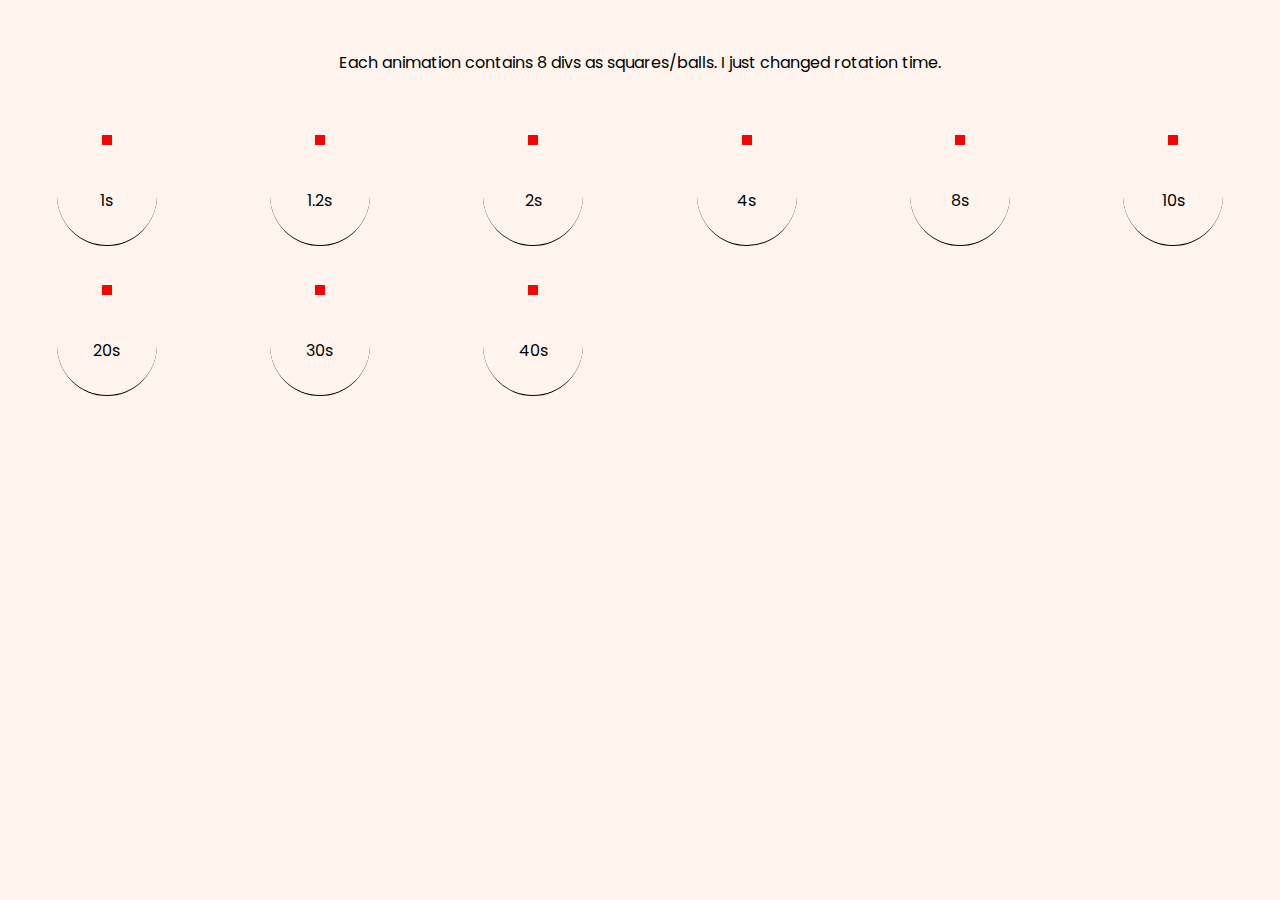
<file: cssAnim.html>
<!DOCTYPE html>
<html lang="en" dir="ltr">
  <head>
    <meta charset="utf-8">
    <meta name="viewport" content="width=device-width,initial-scale=1">
    <title>Krzysztof Nowak | web developer portfolio</title>
    <meta property="og:image" content="images/thumb.png">
    <meta property="og:description" content="Website shows my knowledge of Web Development and other fields of programming.">
    <meta property="og:title" content="Krzysztof Nowak | Web Developer portfolio">
    <meta property="og:image:width" content="512" />
    <meta property="og:image:height" content="512" />
    <link rel="stylesheet" href="styles/cssAnim.css">
    <link href="https://fonts.googleapis.com/css?family=Poppins" rel="stylesheet">
    <link rel="icon" href="images/favicon.ico">
  </head>
  <body>
    <p>Each animation contains 8 divs as squares/balls. I just changed rotation time.</p>
    <div class="difTime">
      <div class="container1">
        <div class="circle">
          <div class="dot"></div>
        </div>
        <div class="circle">
          <div class="dot"></div>
        </div>
        <div class="circle">
          <div class="dot"></div>
        </div>
        <div class="circle">
          <div class="dot"></div>
        </div>
        <div class="circle">
          <div class="dot"></div>
        </div>
        <div class="circle">
          <div class="dot"></div>
        </div>
        <div class="circle">
          <div class="dot"></div>
        </div>
        <div class="circle">
          <div class="dot"></div>
        </div>
        <p>1s</p>
      </div>

      <div class="container2">
        <div class="circle">
          <div class="dot"></div>
        </div>
        <div class="circle">
          <div class="dot"></div>
        </div>
        <div class="circle">
          <div class="dot"></div>
        </div>
        <div class="circle">
          <div class="dot"></div>
        </div>
        <div class="circle">
          <div class="dot"></div>
        </div>
        <div class="circle">
          <div class="dot"></div>
        </div>
        <div class="circle">
          <div class="dot"></div>
        </div>
        <div class="circle">
          <div class="dot"></div>
        </div>
        <p>1.2s</p>
      </div>

      <div class="container3">
        <div class="circle">
          <div class="dot"></div>
        </div>
        <div class="circle">
          <div class="dot"></div>
        </div>
        <div class="circle">
          <div class="dot"></div>
        </div>
        <div class="circle">
          <div class="dot"></div>
        </div>
        <div class="circle">
          <div class="dot"></div>
        </div>
        <div class="circle">
          <div class="dot"></div>
        </div>
        <div class="circle">
          <div class="dot"></div>
        </div>
        <div class="circle">
          <div class="dot"></div>
        </div>
        <p>2s</p>
      </div>
      <div class="container4">
        <div class="circle">
          <div class="dot"></div>
        </div>
        <div class="circle">
          <div class="dot"></div>
        </div>
        <div class="circle">
          <div class="dot"></div>
        </div>
        <div class="circle">
          <div class="dot"></div>
        </div>
        <div class="circle">
          <div class="dot"></div>
        </div>
        <div class="circle">
          <div class="dot"></div>
        </div>
        <div class="circle">
          <div class="dot"></div>
        </div>
        <div class="circle">
          <div class="dot"></div>
        </div>
        <p>4s</p>
      </div>
      <div class="container5">
        <div class="circle">
          <div class="dot"></div>
        </div>
        <div class="circle">
          <div class="dot"></div>
        </div>
        <div class="circle">
          <div class="dot"></div>
        </div>
        <div class="circle">
          <div class="dot"></div>
        </div>
        <div class="circle">
          <div class="dot"></div>
        </div>
        <div class="circle">
          <div class="dot"></div>
        </div>
        <div class="circle">
          <div class="dot"></div>
        </div>
        <div class="circle">
          <div class="dot"></div>
        </div>
        <p>8s</p>
      </div>
      <div class="container6">
        <div class="circle">
          <div class="dot"></div>
        </div>
        <div class="circle">
          <div class="dot"></div>
        </div>
        <div class="circle">
          <div class="dot"></div>
        </div>
        <div class="circle">
          <div class="dot"></div>
        </div>
        <div class="circle">
          <div class="dot"></div>
        </div>
        <div class="circle">
          <div class="dot"></div>
        </div>
        <div class="circle">
          <div class="dot"></div>
        </div>
        <div class="circle">
          <div class="dot"></div>
        </div>
        <p>10s</p>
      </div>
      <div class="container7">
        <div class="circle">
          <div class="dot"></div>
        </div>
        <div class="circle">
          <div class="dot"></div>
        </div>
        <div class="circle">
          <div class="dot"></div>
        </div>
        <div class="circle">
          <div class="dot"></div>
        </div>
        <div class="circle">
          <div class="dot"></div>
        </div>
        <div class="circle">
          <div class="dot"></div>
        </div>
        <div class="circle">
          <div class="dot"></div>
        </div>
        <div class="circle">
          <div class="dot"></div>
        </div>
        <p>20s</p>
      </div>
      <div class="container8">
        <div class="circle">
          <div class="dot"></div>
        </div>
        <div class="circle">
          <div class="dot"></div>
        </div>
        <div class="circle">
          <div class="dot"></div>
        </div>
        <div class="circle">
          <div class="dot"></div>
        </div>
        <div class="circle">
          <div class="dot"></div>
        </div>
        <div class="circle">
          <div class="dot"></div>
        </div>
        <div class="circle">
          <div class="dot"></div>
        </div>
        <div class="circle">
          <div class="dot"></div>
        </div>
        <p>30s</p>
      </div>
      <div class="container9">
        <div class="circle">
          <div class="dot"></div>
        </div>
        <div class="circle">
          <div class="dot"></div>
        </div>
        <div class="circle">
          <div class="dot"></div>
        </div>
        <div class="circle">
          <div class="dot"></div>
        </div>
        <div class="circle">
          <div class="dot"></div>
        </div>
        <div class="circle">
          <div class="dot"></div>
        </div>
        <div class="circle">
          <div class="dot"></div>
        </div>
        <div class="circle">
          <div class="dot"></div>
        </div>
        <p>40s</p>
      </div>


    </div>
  </body>
</html>
</file>
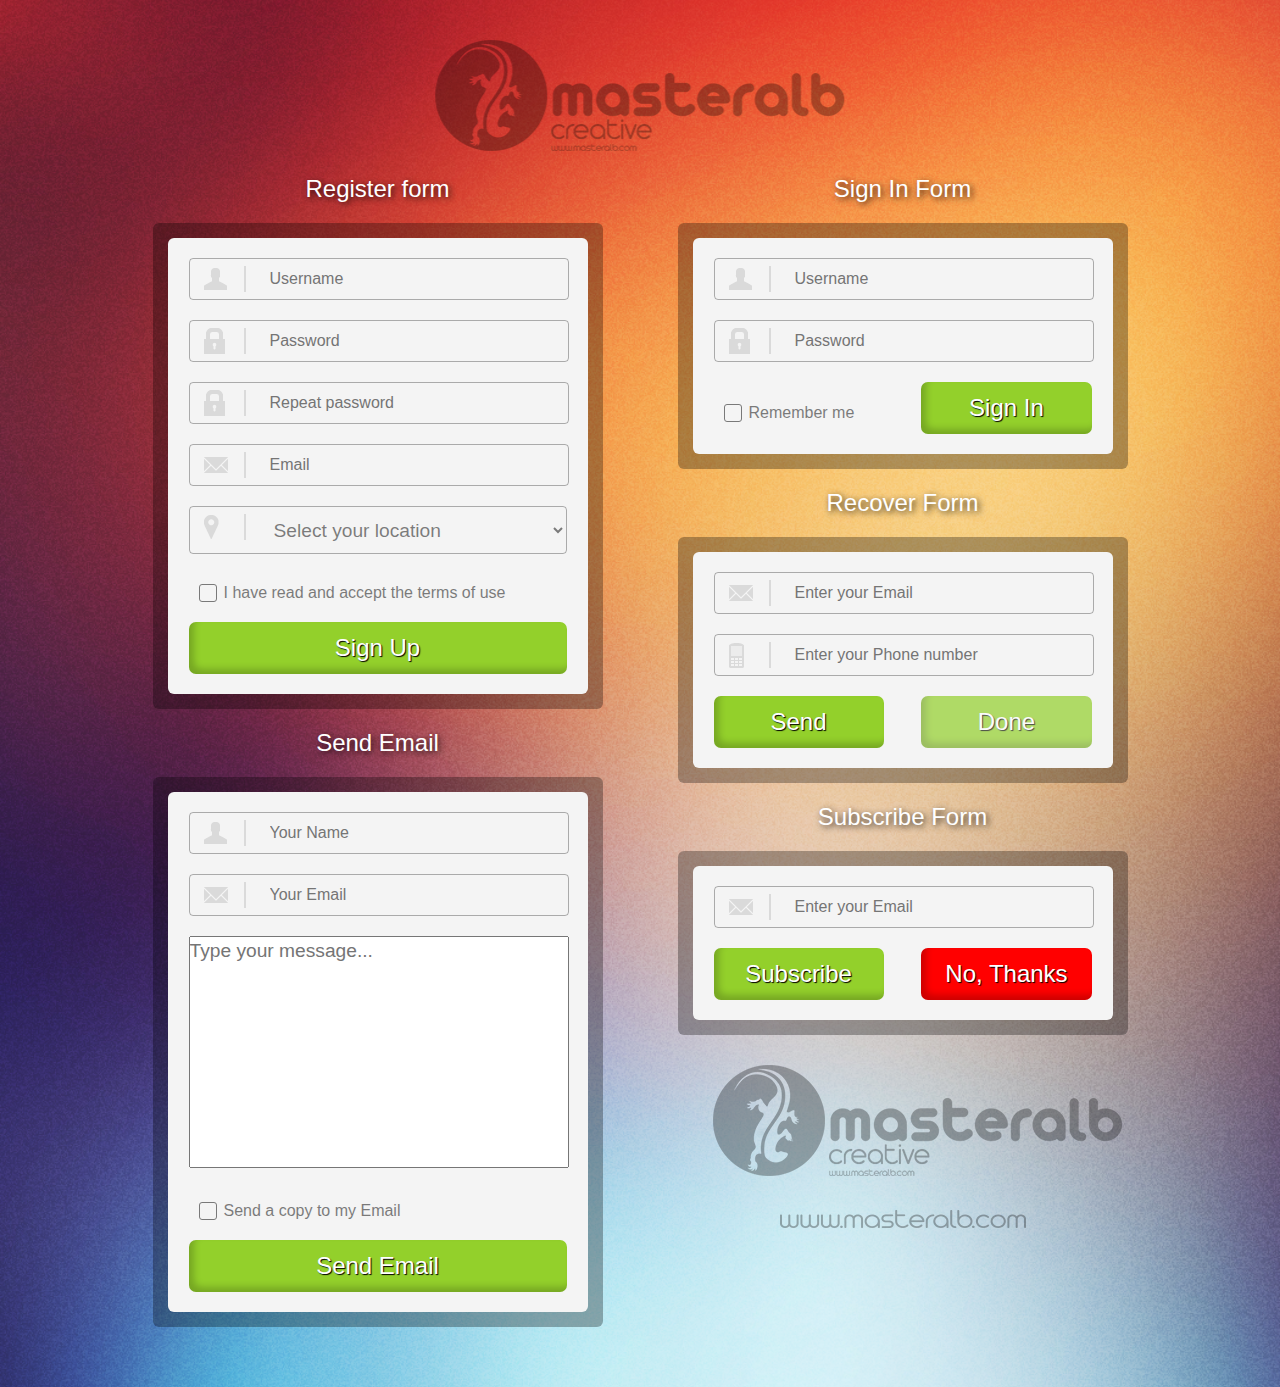
<file: psdtohtml1.html>
<!DOCTYPE html>
<html lang="en" dir="ltr">
  <head>
    <meta charset="utf-8">
    <meta name="viewport" content="width=device-width,initial-scale=1">
    <title>Krzysztof Nowak | Front-end Dev </title>
    <meta property="og:image" content="images/thumb.png">
    <meta property="og:description" content="Krzysztof Nowak - front-end developer which loves to learn new technologies. Already knows HTML5, CSS3, Bootstrap, JavaScript, jQuery">
    <meta property="og:title" content="Krzysztof Nowak | Front-end Dev">
    <meta property="og:image:width" content="512" />
    <meta property="og:image:height" content="512" />
    <link rel="stylesheet" href="styles/psd1.css">
    <link href="https://fonts.googleapis.com/css?family=Poppins" rel="stylesheet">
    <link rel="icon" href="images/favicon.ico">
  </head>
  <body>
    <div class="body-wrapper">
      <div class="main-logo">
        <img class="main-logo__element" src="images_psd/toplogo.png" alt="">
        <img class="main-logo__element" src="images_psd/logomain.png" alt="">
      </div>
      <div class="forms">
        <div class="forms__left-column">
          <h2 class="form-title form-title--styling">Register form</h2>
          <div class="form-box">
            <div class="outer-rect outer-rect--styling">
              <div class="inner-rect inner-rect--styling">
                <form>
                  <div class="inp-container">
                    <input class="inp-container__element inp-container__element--styling" type="text" name="name" placeholder="Username" required>
                    <div class="user-logo"></div>
                  </div>
                  <div class="inp-container">
                    <input class="inp-container__element inp-container__element--styling" type="password" name="password" placeholder="Password" required>
                    <div class="pass-logo"></div>
                  </div>
                  <div class="inp-container">
                    <input class="inp-container__element inp-container__element--styling" type="password" name="rep-password" placeholder="Repeat password" required>
                    <div class="pass-logo"></div>
                  </div>
                  <div class="inp-container">
                    <input class="inp-container__element inp-container__element--styling" type="email" name="email" placeholder="Email" required>
                    <div class="env-logo"></div>
                  </div>
                  <div class="inp-container">
                    <select class="inp-container__element inp-container__element--styling" name="geoloc" required>
                      <option class="he" value="">Select your location</option>
                      <option value="">Miami</option>
                      <option value="">Warsaw</option>
                      <option value="">Berlin</option>
                      <option value="">London</option>
                      <option value="">New York</option>
                    </select>
                    <div class="geo-logo"></div>
                  </div>
                  <div class="inp-container">
                    <div class="check">
                      <div class="square">
                        <div class="">
                        </div>
                      </div>
                      <p>I have read and accept the terms of use</p>
                    </div>
                  </div>
                  <div class="inp-container">
                    <button class="button button--styling" type="submit" name="button">Sign Up</button>
                  </div>
                </form>
              </div>
            </div>
          </div>
          <h2 class="form-title form-title--styling">Send Email</h2>
          <div class="form-box">
            <div class="outer-rect outer-rect--styling">
              <div class="inner-rect inner-rect--styling">
                <form>
                  <div class="inp-container">
                    <input class="inp-container__element inp-container__element--styling" type="text" name="name" placeholder="Your Name" required>
                    <div class="user-logo"></div>
                  </div>
                  <div class="inp-container">
                    <input class="inp-container__element inp-container__element--styling" type="email" name="email" placeholder="Your Email" required>
                    <div class="env-logo"></div>
                  </div>
                  <div class="inp-container">
                    <textarea name="name" rows="8" cols="80" wrap="hard" maxlength="600" placeholder="Type your message..." required></textarea>
                  </div>
                  <div class="inp-container">
                    <div class="check">
                      <div class="square">
                        <div class="">
                        </div>
                      </div>
                      <p>Send a copy to my Email</p>
                    </div>
                  </div>
                  <div class="inp-container">
                    <button class="button button--styling" type="submit" name="button">Send Email</button>
                  </div>
                </form>
              </div>
            </div>
          </div>
        </div>
        <div class="forms__right-column">
          <h2 class="form-title form-title--styling">Sign In Form</h2>
          <div class="form-box">
            <div class="outer-rect outer-rect--styling">
              <div class="inner-rect inner-rect--styling">
                <form>
                  <div class="inp-container">
                    <input class="inp-container__element inp-container__element--styling" type="text" name="name" placeholder="Username" required>
                    <div class="user-logo"></div>
                  </div>
                  <div class="inp-container">
                    <input class="inp-container__element inp-container__element--styling" type="password" name="password" placeholder="Password" required>
                    <div class="pass-logo"></div>
                  </div>
                  <div class="inp-container">
                    <div class="check-button-flex">
                      <div class="check">
                        <div class="square">
                          <div class="">
                          </div>
                        </div>
                        <p>Remember me</p>
                      </div>
                        <button class="button-small  button--styling" type="submit" name="button">Sign In</button>
                    </div>
                  </div>
                </form>
              </div>
            </div>
          </div>
          <h2 class="form-title form-title--styling">Recover Form</h2>
          <div class="form-box">
            <div class="outer-rect outer-rect--styling">
              <div class="inner-rect inner-rect--styling">
                <form>
                  <div class="inp-container">
                    <input class="inp-container__element inp-container__element--styling" type="email" name="name" placeholder="Enter your Email" required>
                    <div class="env-logo"></div>
                  </div>
                  <div class="inp-container">
                    <input class="inp-container__element inp-container__element--styling" type="tel" name="phone" placeholder="Enter your Phone number" required>
                    <div class="phone-logo"></div>
                  </div>
                  <div class="inp-container">
                    <div class="button-button-flex">
                      <button class="button-small  button--styling" type="submit" name="button">Send</button>
                      <button class="button-small  button--styling button--disabled" type="submit" name="button" disabled>Done</button>
                    </div>
                  </div>
                </form>
              </div>
            </div>
          </div>
          <h2 class="form-title form-title--styling">Subscribe Form</h2>
          <div class="form-box">
            <div class="outer-rect outer-rect--styling">
              <div class="inner-rect inner-rect--styling">
                <form>
                  <div class="inp-container">
                    <input class="inp-container__element inp-container__element--styling" type="email" name="email" placeholder="Enter your Email" required>
                    <div class="env-logo"></div>
                  </div>
                  <div class="inp-container">
                    <div class="button-button-flex">
                      <button class="button-small  button--styling" type="submit" name="button">Subscribe</button>
                      <button class="button-small  button--styling button--alert" type="submit" name="button">No, Thanks</button>
                    </div>
                  </div>
                </form>
              </div>
            </div>
          </div>
          <div class="bottom-logo">
            <div class="bottom-logo__element main-logo">
              <img class="main-logo__element" src="images_psd/toplogo.png" alt="">
              <img class="main-logo__element" src="images_psd/logomain.png" alt="">
            </div>
            <img class="bottom-logo__element main-logo__element" src="images_psd/logo.png" alt="">
          </div>
        </div>
      </div>
    </div>
    <script src="scripts/psd1.js">

    </script>
  </body>
</html>
</file>
<file: styles/cssAnim.css>
:root{
  --radius: 10px;
  --cRadius: 100px;
  --rotTime: 1s;
}
html{
  box-sizing: border-box;
}

body{
  margin: 50px auto;
  background: SeaShell;
  font-family: 'Poppins', sans-serif;
  height: auto;
}
.difTime{
  padding: 50px 0;
  display: grid;
  grid-template-columns: repeat(2,minmax(150px,auto));
  grid-template-rows: repeat(5,minmax(150px,auto));
}
.circle{
  content: '';
  height: var(--cRadius);
  width: var(--cRadius);
  border-radius: 50%;
  position: absolute;
  top: 20px;
  left: calc(50% - var(--cRadius)/2);
}
.container1,.container2,.container3,.container4,.container5,.container6,.container7,.container8,.container9{
  position: relative;
}
p{
  margin: 0 auto;
  text-align: center;
}
.difTime  p{
  position: absolute;
  left: 50%;
  transform: translate(-50%,calc(75px - 50%));
}

.dot{
  width: var(--radius);
  height: var(--radius);
  position: absolute;
  top: -10px;
  left: calc(50% - var(--radius)/2);
  background: red;
  border-radius: 20%;
  animation: move 20s ease-in-out infinite;
}

@keyframes rotR {
  0%{
    transform: rotate(0deg);
  }
  100%{
    transform: rotate(360deg);
  }
}
@keyframes rotL {
  0%{
    transform: rotate(0deg);
  }
  100%{
    transform: rotate(-360deg);
  }
}
@keyframes move {
  0%,20%,40%,60%,80%,100%{
    transform: translateY(0px);
    border-radius: 50%;
  }
  10%,30%,50%,70%,90%{
    transform: translateY(120px);
    border-radius: 0%;
  }
}
.container1{
  grid-column: 1;
}
.container2{
  grid-column: 2;
}
.container3{
  grid-column: 1;
  grid-row: 2;
}
.container4{
  grid-column: 2;
  grid-row: 2;
}
.container5{
  grid-column: 1;
  grid-row: 3;
}
.container6{
  grid-column: 2;
  grid-row: 3;
}
.container7{
  grid-column: 1;
  grid-row: 4;
}
.container8{
  grid-column: 2;
  grid-row: 4;
}
.container9{
  grid-column: 1;
  grid-row: 5;
}
.difTime > * > .circle:first-child {
  border-bottom: 1px solid black;
}

.container1 > .circle:nth-child(1){
  animation: rotR var(--rotTime) linear infinite;
}
.container1 > .circle:nth-child(3){
  animation: rotR var(--rotTime) linear infinite 2s;
}
.container1 > .circle:nth-child(5){
  animation: rotR var(--rotTime) linear infinite 4s;
}
.container1 > .circle:nth-child(7){
  animation: rotR var(--rotTime) linear infinite 6s;
}
.container1 > .circle:nth-child(2){
  animation: rotL var(--rotTime) linear infinite;
}
.container1 > .circle:nth-child(4){
  animation: rotL var(--rotTime) linear infinite 2s;
}
.container1 > .circle:nth-child(6){
  animation: rotL var(--rotTime) linear infinite 4s;
}
.container1 > .circle:nth-child(8){
  animation: rotL var(--rotTime) linear infinite 6s;
}

.container2 > .circle:nth-child(1){
  animation: rotR calc(1.2*var(--rotTime)) linear infinite;
}
.container2 > .circle:nth-child(3){
  animation: rotR calc(1.2*var(--rotTime)) linear infinite 2s;
}
.container2 > .circle:nth-child(5){
  animation: rotR calc(1.2*var(--rotTime)) linear infinite 4s;
}
.container2 > .circle:nth-child(7){
  animation: rotR calc(1.2*var(--rotTime)) linear infinite 6s;
}
.container2 > .circle:nth-child(2){
  animation: rotL calc(1.2*var(--rotTime)) linear infinite;
}
.container2 > .circle:nth-child(4){
  animation: rotL calc(1.2*var(--rotTime)) linear infinite 2s;
}
.container2 > .circle:nth-child(6){
  animation: rotL calc(1.2*var(--rotTime)) linear infinite 4s;
}
.container2 > .circle:nth-child(8){
  animation: rotL calc(1.2*var(--rotTime)) linear infinite 6s;
}

.container3 > .circle:nth-child(1){
  animation: rotR calc(2*var(--rotTime)) linear infinite;
}
.container3 > .circle:nth-child(3){
  animation: rotR calc(2*var(--rotTime)) linear infinite 2s;
}
.container3 > .circle:nth-child(5){
  animation: rotR calc(2*var(--rotTime)) linear infinite 4s;
}
.container3 > .circle:nth-child(7){
  animation: rotR calc(2*var(--rotTime)) linear infinite 6s;
}
.container3 > .circle:nth-child(2){
  animation: rotL calc(2*var(--rotTime)) linear infinite;
}
.container3 > .circle:nth-child(4){
  animation: rotL calc(2*var(--rotTime)) linear infinite 2s;
}
.container3 > .circle:nth-child(6){
  animation: rotL calc(2*var(--rotTime)) linear infinite 4s;
}
.container3 > .circle:nth-child(8){
  animation: rotL calc(2*var(--rotTime)) linear infinite 6s;
}

.container4 > .circle:nth-child(1){
  animation: rotR calc(4*var(--rotTime)) linear infinite;
}
.container4 > .circle:nth-child(3){
  animation: rotR calc(4*var(--rotTime)) linear infinite 2s;
}
.container4 > .circle:nth-child(5){
  animation: rotR calc(4*var(--rotTime)) linear infinite 4s;
}
.container4 > .circle:nth-child(7){
  animation: rotR calc(4*var(--rotTime)) linear infinite 6s;
}
.container4 > .circle:nth-child(2){
  animation: rotL calc(4*var(--rotTime)) linear infinite;
}
.container4 > .circle:nth-child(4){
  animation: rotL calc(4*var(--rotTime)) linear infinite 2s;
}
.container4 > .circle:nth-child(6){
  animation: rotL calc(4*var(--rotTime)) linear infinite 4s;
}
.container4 > .circle:nth-child(8){
  animation: rotL calc(4*var(--rotTime)) linear infinite 6s;
}

.container5 > .circle:nth-child(1){
  animation: rotR calc(8*var(--rotTime)) linear infinite;
}
.container5 > .circle:nth-child(3){
  animation: rotR calc(8*var(--rotTime)) linear infinite 2s;
}
.container5 > .circle:nth-child(5){
  animation: rotR calc(8*var(--rotTime)) linear infinite 4s;
}
.container5 > .circle:nth-child(7){
  animation: rotR calc(8*var(--rotTime)) linear infinite 6s;
}
.container5 > .circle:nth-child(2){
  animation: rotL calc(8*var(--rotTime)) linear infinite;
}
.container5 > .circle:nth-child(4){
  animation: rotL calc(8*var(--rotTime)) linear infinite 2s;
}
.container5 > .circle:nth-child(6){
  animation: rotL calc(8*var(--rotTime)) linear infinite 4s;
}
.container5 > .circle:nth-child(8){
  animation: rotL calc(8*var(--rotTime)) linear infinite 6s;
}

.container6 > .circle:nth-child(1){
  animation: rotR calc(10*var(--rotTime)) linear infinite;
}
.container6 > .circle:nth-child(3){
  animation: rotR calc(10*var(--rotTime)) linear infinite 2s;
}
.container6 > .circle:nth-child(5){
  animation: rotR calc(10*var(--rotTime)) linear infinite 4s;
}
.container6 > .circle:nth-child(7){
  animation: rotR calc(10*var(--rotTime)) linear infinite 6s;
}
.container6 > .circle:nth-child(2){
  animation: rotL calc(10*var(--rotTime)) linear infinite;
}
.container6 > .circle:nth-child(4){
  animation: rotL calc(10*var(--rotTime)) linear infinite 2s;
}
.container6 > .circle:nth-child(6){
  animation: rotL calc(10*var(--rotTime)) linear infinite 4s;
}
.container6 > .circle:nth-child(8){
  animation: rotL calc(10*var(--rotTime)) linear infinite 6s;
}

.container7 > .circle:nth-child(1){
  animation: rotR calc(20*var(--rotTime)) linear infinite;
}
.container7 > .circle:nth-child(3){
  animation: rotR calc(20*var(--rotTime)) linear infinite 2s;
}
.container7 > .circle:nth-child(5){
  animation: rotR calc(20*var(--rotTime)) linear infinite 4s;
}
.container7 > .circle:nth-child(7){
  animation: rotR calc(20*var(--rotTime)) linear infinite 6s;
}
.container7 > .circle:nth-child(2){
  animation: rotL calc(20*var(--rotTime)) linear infinite;
}
.container7 > .circle:nth-child(4){
  animation: rotL calc(20*var(--rotTime)) linear infinite 2s;
}
.container7 > .circle:nth-child(6){
  animation: rotL calc(20*var(--rotTime)) linear infinite 4s;
}
.container7 > .circle:nth-child(8){
  animation: rotL calc(20*var(--rotTime)) linear infinite 6s;
}

.container8 > .circle:nth-child(1){
  animation: rotR calc(30*var(--rotTime)) linear infinite;
}
.container8 > .circle:nth-child(3){
  animation: rotR calc(30*var(--rotTime)) linear infinite 2s;
}
.container8 > .circle:nth-child(5){
  animation: rotR calc(30*var(--rotTime)) linear infinite 4s;
}
.container8 > .circle:nth-child(7){
  animation: rotR calc(30*var(--rotTime)) linear infinite 6s;
}
.container8 > .circle:nth-child(2){
  animation: rotL calc(30*var(--rotTime)) linear infinite;
}
.container8 > .circle:nth-child(4){
  animation: rotL calc(30*var(--rotTime)) linear infinite 2s;
}
.container8 > .circle:nth-child(6){
  animation: rotL calc(30*var(--rotTime)) linear infinite 4s;
}
.container8 > .circle:nth-child(8){
  animation: rotL calc(30*var(--rotTime)) linear infinite 6s;
}

.container9 > .circle:nth-child(1){
  animation: rotR calc(40*var(--rotTime)) linear infinite;
}
.container9 > .circle:nth-child(3){
  animation: rotR calc(40*var(--rotTime)) linear infinite 2s;
}
.container9 > .circle:nth-child(5){
  animation: rotR calc(40*var(--rotTime)) linear infinite 4s;
}
.container9 > .circle:nth-child(7){
  animation: rotR calc(40*var(--rotTime)) linear infinite 6s;
}
.container9 > .circle:nth-child(2){
  animation: rotL calc(40*var(--rotTime)) linear infinite;
}
.container9 > .circle:nth-child(4){
  animation: rotL calc(40*var(--rotTime)) linear infinite 2s;
}
.container9 > .circle:nth-child(6){
  animation: rotL calc(40*var(--rotTime)) linear infinite 4s;
}
.container9 > .circle:nth-child(8){
  animation: rotL calc(40*var(--rotTime)) linear infinite 6s;
}


@media only screen {
} /* Define mobile styles */

@media only screen and (max-width: 40em) {
 } /* max-width 640px, mobile-only styles, use when QAing mobile issues */
/* ------------------------ end of Small screens ----------------------------*/
/* ------------------------ Medium screens ----------------------------------*/
@media only screen and (min-width: 40.063em) {

 } /* min-width 641px, medium screens */

@media only screen and (min-width: 40.063em) and (max-width: 64em) {
  .difTime{
    display: grid;
    grid-template-columns: repeat(4,minmax(150px,auto));
    grid-template-rows: repeat(3,minmax(150px,auto));
  }
  .container1{
    grid-column: 1;
    grid-row: 1;
  }
  .container2{
    grid-column: 2;
    grid-row: 1;
  }
  .container3{
    grid-column: 3;
    grid-row: 1;
  }
  .container4{
    grid-column: 4;
    grid-row: 1;
  }
  .container5{
    grid-column: 1;
    grid-row: 2;
  }
  .container6{
    grid-column: 2;
    grid-row: 2;
  }
  .container7{
    grid-column: 3;
    grid-row: 2;
  }
  .container8{
    grid-column: 4;
    grid-row: 2;
  }
  .container9{
    grid-column: 1;
    grid-row: 3;
  }
 } /* min-width 641px and max-width 1024px, use when QAing tablet-only issues */
/* ------------------------ end of Medium screens ----------------------------------*/
/* ------------------------ Large screens ----------------------------------*/
@media only screen and (min-width: 64.063em) {

 } /* min-width 1025px, large screens */

@media only screen and (min-width: 64.063em) and (max-width: 90em) {
  .difTime{
    display: grid;
    grid-template-columns: repeat(6,minmax(150px,auto));
    grid-template-rows: repeat(2,minmax(150px,auto));
  }
  .container1{
    grid-column: 1;
    grid-row: 1;
  }
  .container2{
    grid-column: 2;
    grid-row: 1;
  }
  .container3{
    grid-column: 3;
    grid-row: 1;
  }
  .container4{
    grid-column: 4;
    grid-row: 1;
  }
  .container5{
    grid-column: 5;
    grid-row: 1;
  }
  .container6{
    grid-column: 6;
    grid-row: 1;
  }
  .container7{
    grid-column: 1;
    grid-row: 2;
  }
  .container8{
    grid-column: 2;
    grid-row: 2;
  }
  .container9{
    grid-column: 3;
    grid-row: 2;
  }
 } /* min-width 1025px and max-width 1440px, use when QAing large screen-only issues */
/* ------------------------ end of Large screens ----------------------------------*/
/* ------------------------ XLarge screens ----------------------------------*/
@media only screen and (min-width: 90.063em) {
  .difTime{
    display: grid;
    grid-template-columns: repeat(6,minmax(150px,auto));
    grid-template-rows: repeat(2,minmax(150px,auto));
  }
  .container1{
    grid-column: 1;
    grid-row: 1;
  }
  .container2{
    grid-column: 2;
    grid-row: 1;
  }
  .container3{
    grid-column: 3;
    grid-row: 1;
  }
  .container4{
    grid-column: 4;
    grid-row: 1;
  }
  .container5{
    grid-column: 5;
    grid-row: 1;
  }
  .container6{
    grid-column: 6;
    grid-row: 1;
  }
  .container7{
    grid-column: 1;
    grid-row: 2;
  }
  .container8{
    grid-column: 2;
    grid-row: 2;
  }
  .container9{
    grid-column: 3;
    grid-row: 2;
  }
}
@media only screen and (min-width: 90.063em) and (max-width: 120em) {

 } /* min-width 1441px and max-width 1920px, use when QAing xlarge screen-only issues */
/* ------------------------ end of XLarge screens ----------------------------------*/
/* ------------------------ XXLarge screens ----------------------------------*/
@media only screen and (min-width: 120.063em) {

   } /* min-width 1921px, xxlarge screens */
*/
</file>
<file: styles/psd1.css>
@media only screen{
  html{
    box-sizing: border-box;
    font-family: 'Cabin', sans-serif;
    min-width: 360px;

  }
  *, *::before, *::after{
    margin: 0;
    padding: 0;
  }
  body{
    background-image: url(../images_psd/bg.jpg);
    background-repeat: no-repeat;
    background-size: cover;
    background-position: center;
    overflow-x: hidden;
  }
  .body-wrapper{
    max-width: 1050px;
    margin: 0 auto 60px;
  }
  .main-logo{
    display: inline-block;
    position: relative;
    width: auto;
    max-width: 420px;
    margin-top: 40px;
    opacity: 0.3;
    left: 50%;
    transform: translateX(-50%);
    text-align: center;
  }
  .bottom-logo__element{
    opacity: 0.3;
    display: block;
    margin: 30px auto;
  }
  .forms{
    max-width: 100%;
    display: flex;
    flex-wrap: wrap;
    justify-content: space-around;
  }
  .outer-rect{
    width: 420px;
    padding: 15px;
    margin: 0 auto;
  }
  .outer-rect--styling{
    background: rgba(0,0,0,0.3);
    border-radius: 6px;
  }
  .inner-rect{
    width: 100%;
  }
  .inner-rect--styling{
    background: #f4f4f4;
    border-radius: 6px;
    padding-bottom: 20px;
  }
  .form-title{
    margin: 20px 0;
  }
  .form-title--styling{
    text-align: center;
    color: white;
    text-shadow: 2px 2px 6px rgba(0,0,0,0.8);
    font-weight: 300;
  }
  .inp-container{
    width: 90%;
    margin: 0 auto;
    position: relative;
    padding-top: 20px;
  }
  .inp-container__element{
    width: calc(100% - 80px);
    height: 2.5em;
    }
  .inp-container__element--styling{
    background-color: transparent;
    border: 1px solid rgba(0,0,0,0.3);
    border-radius: 4px;
  }
  input[type], select{
    padding-left: 80px;
    font-size: 16px;
  }
  select[name="geoloc"], textarea{
    width: 100%;
    color: rgba(0,0,0,0.5);
    font-family: 'Cabin', sans-serif;
    line-height: 1.5em;
    font-size: 1.2em;
  }
  textarea{
    resize: none;
  }
  .user-logo, .pass-logo, .env-logo, .geo-logo, .phone-logo {
    opacity: 0.1;
    width: 40px;
    height: 26px;
    position: absolute;
    left: 15px;
    top: 28px;
    border-right: 2px solid black;
    background-position: left center;
    background-repeat: no-repeat;
    }
    .user-logo{
      background-image: url(../images_psd/usericon.png);
    }
    .pass-logo{
      background-image: url(../images_psd/lock.png);
    }
    .geo-logo{
      background-image: url(../images_psd/geo.png);
    }
    .env-logo{
      background-image: url(../images_psd/envelope.jpg);
    }
    .phone-logo{
      background-image: url(../images_psd/phone.png);
    }
    .check{
      position: relative;
      margin-top: 10px;
      opacity: 0.5;
    }
    .check p {
      padding-left: 35px;
    }
    .square{
      width: 1em;
      height: 1em;
      border: 1px solid black;
      border-radius: 3px;
      position: absolute;
      left: 10px;
      top: 0px;
    }
    .checked{
      background:green;
      width: 50%;
      height: 50%;
      left: 27%;
      top: 28%;
      border-radius: 2px;
      position: absolute;
    }
    .button, .button-small{
      width: 100%;
      height: 3.25rem;
      border-radius: 7px;
      border: 0;
    }
    .button-small{
      width: 45%;
    }
    .button--styling{
      background: #93d02b;
      font-family: 'Cabin', sans-serif;
      font-size: 1.5em;
      text-shadow: 1px 1px 1px black;
      color: White;
      box-shadow: inset 5px -5px 7px rgba(0,0,0,0.2);
  }
  .button--disabled{
    opacity: 0.7;
  }
  .button--alert{
    background: red;
  }
  .check-button-flex, .button-button-flex{
    display: flex;
    flex: 1 40%;
    justify-content: space-between;
    align-items: center;
  }
}
@media only screen and (max-width: 40em){
  .body-wrapper{
    padding: 10% 3%;
  }
  .main-logo{
    max-height: 60%;
  }
  .main-logo__element{
    max-width: 50%;
    align-self: center;
  }
  .forms__left-column, .forms__right-column{
    width: 100%;
  }
  .forms{
    margin: 0 auto;
  }
  .button--styling{
    font-size: 1.2em;
  }
  html{
    font-size: 16px;
  }
  .form-box{
    width: 100%;
    margin: 0 auto;
  }
  .outer-rect{
    width: 90%;
    min-width: 300px;
  }

}
@media only screen and (min-width: 40em){

}
@media only screen and (min-width: 64em){

}
@media only screen and (min-width: 90em){

  body{
    font-size: 110%;
  }
}
@media only screen and (max-width: 120em) and (min-width: 90em){
  html {
    padding:0 15%;
   }
}
@media only screen and (min-width: 120.063em){
  html {
     padding:0 20%;
  }
}
</file>
